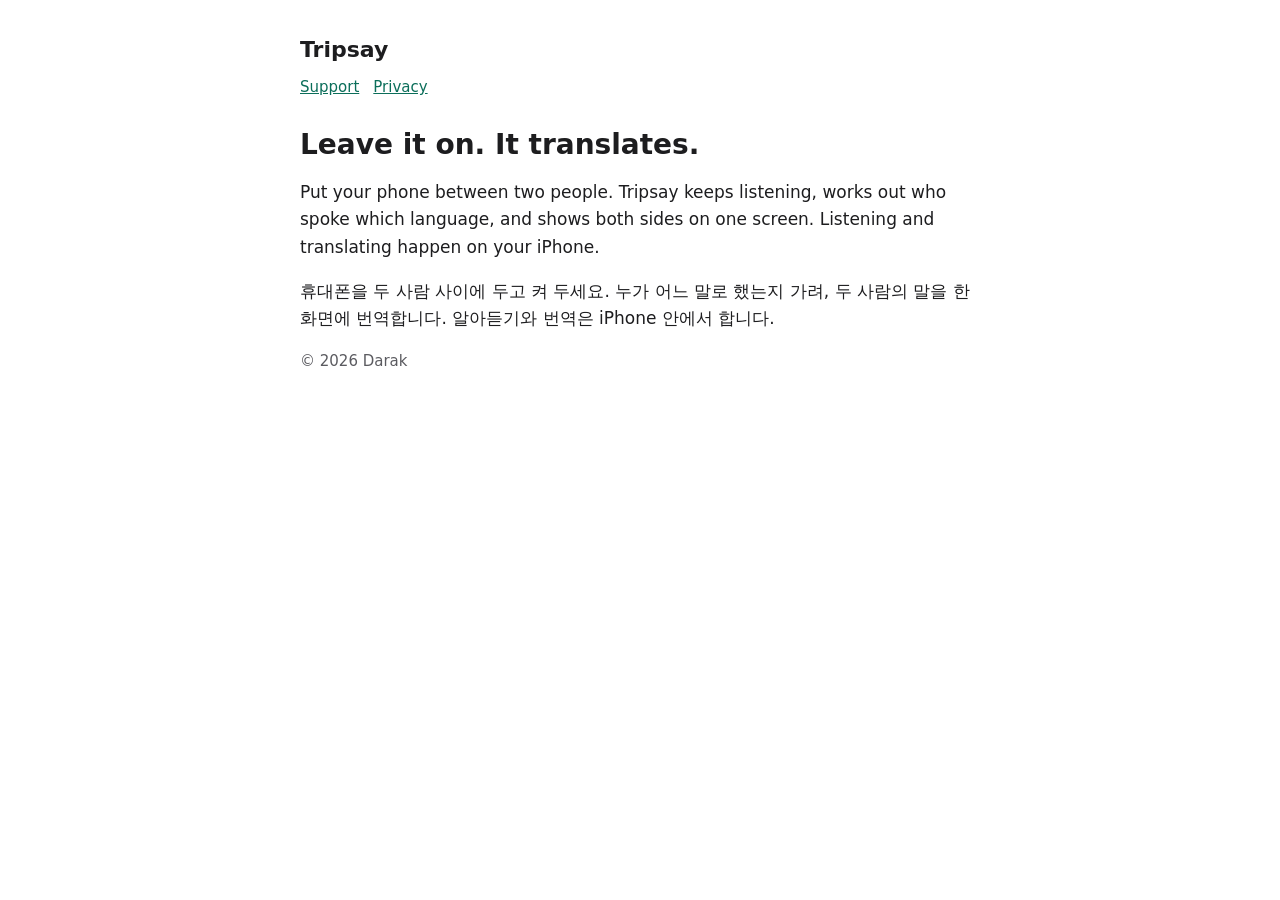
<file: index.html>
<!doctype html>
<html lang="en"><head><meta charset="utf-8"><meta name="viewport" content="width=device-width, initial-scale=1">
<title>Tripsay</title><link rel="stylesheet" href="style.css"></head><body>
<header><a href="./">Tripsay</a></header>
<nav><a href="support/">Support</a><a href="privacy/">Privacy</a></nav>
<h1>Leave it on. It translates.</h1>
<p>Put your phone between two people. Tripsay keeps listening, works out who spoke which language, and shows both sides on one screen. Listening and translating happen on your iPhone.</p>
<p lang="ko">휴대폰을 두 사람 사이에 두고 켜 두세요. 누가 어느 말로 했는지 가려, 두 사람의 말을 한 화면에 번역합니다. 알아듣기와 번역은 iPhone 안에서 합니다.</p>
<p class="muted">© 2026 Darak</p>
</body></html>
</file>
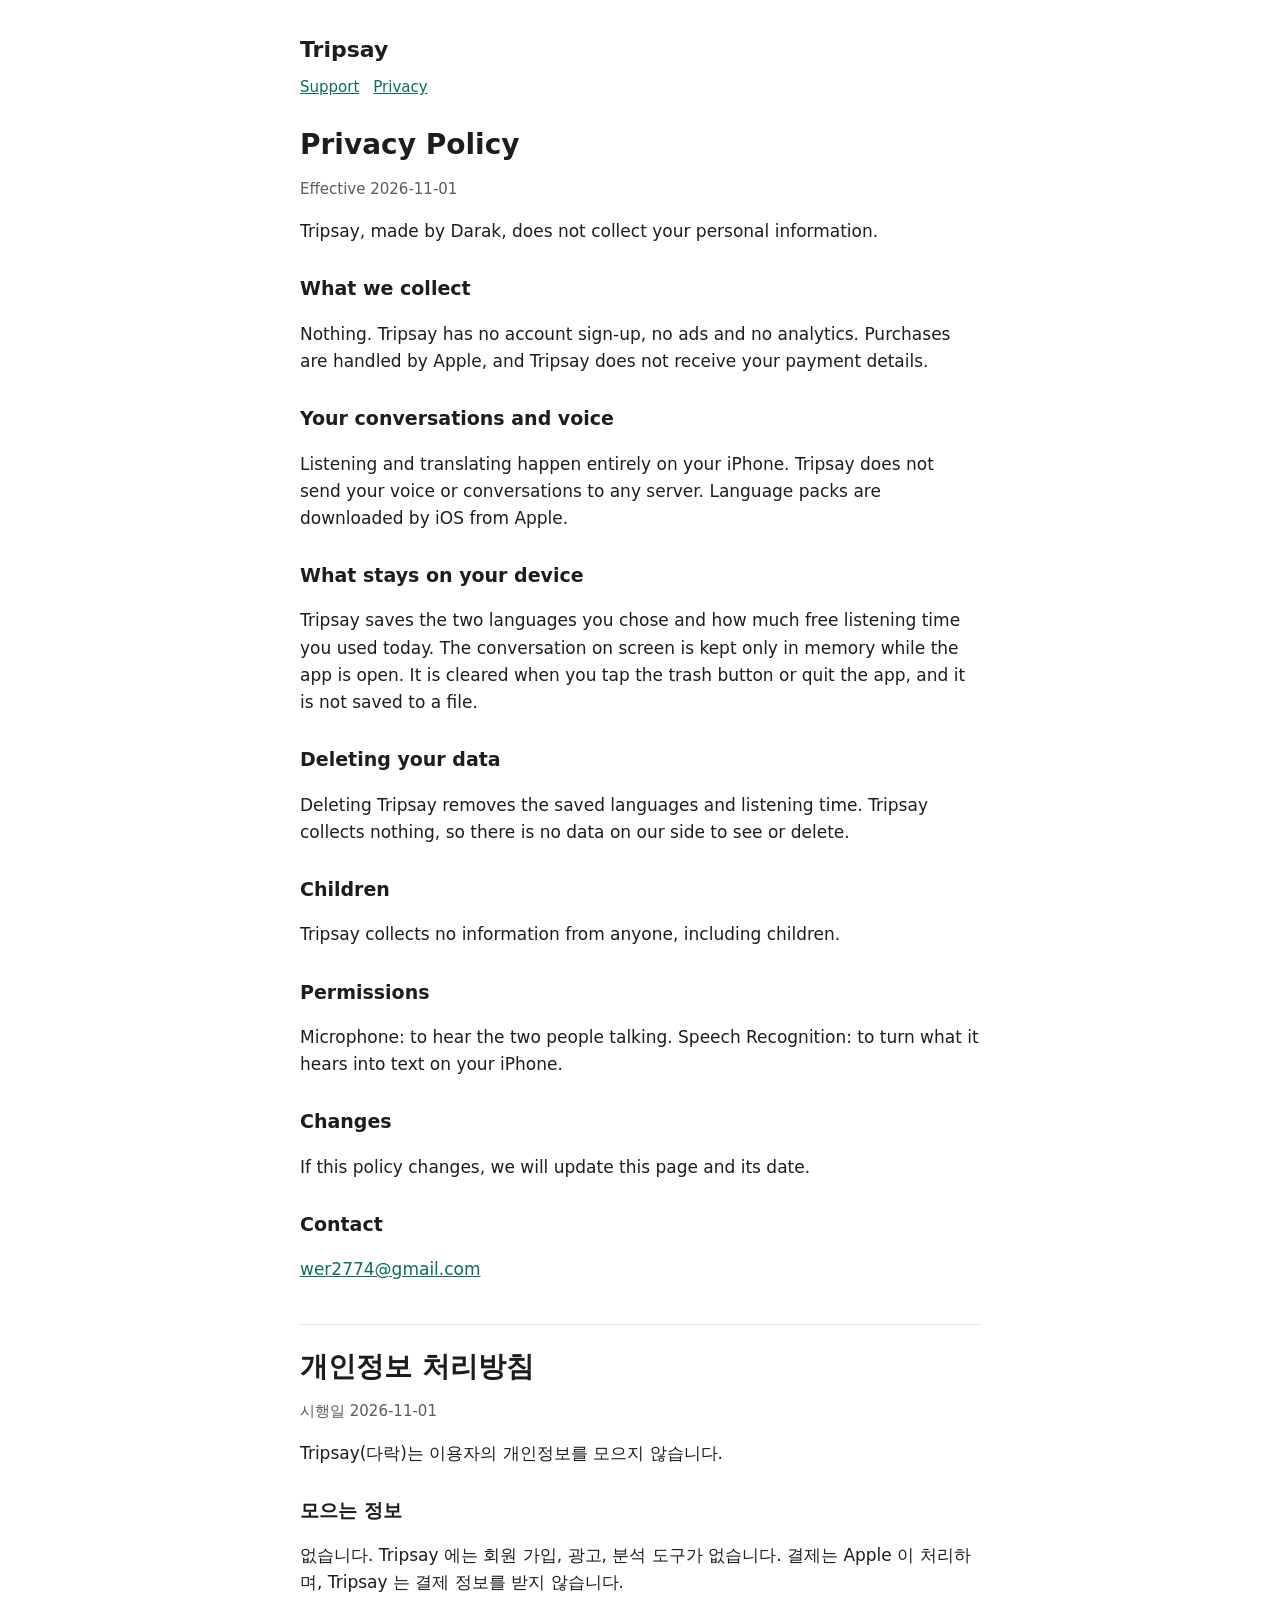
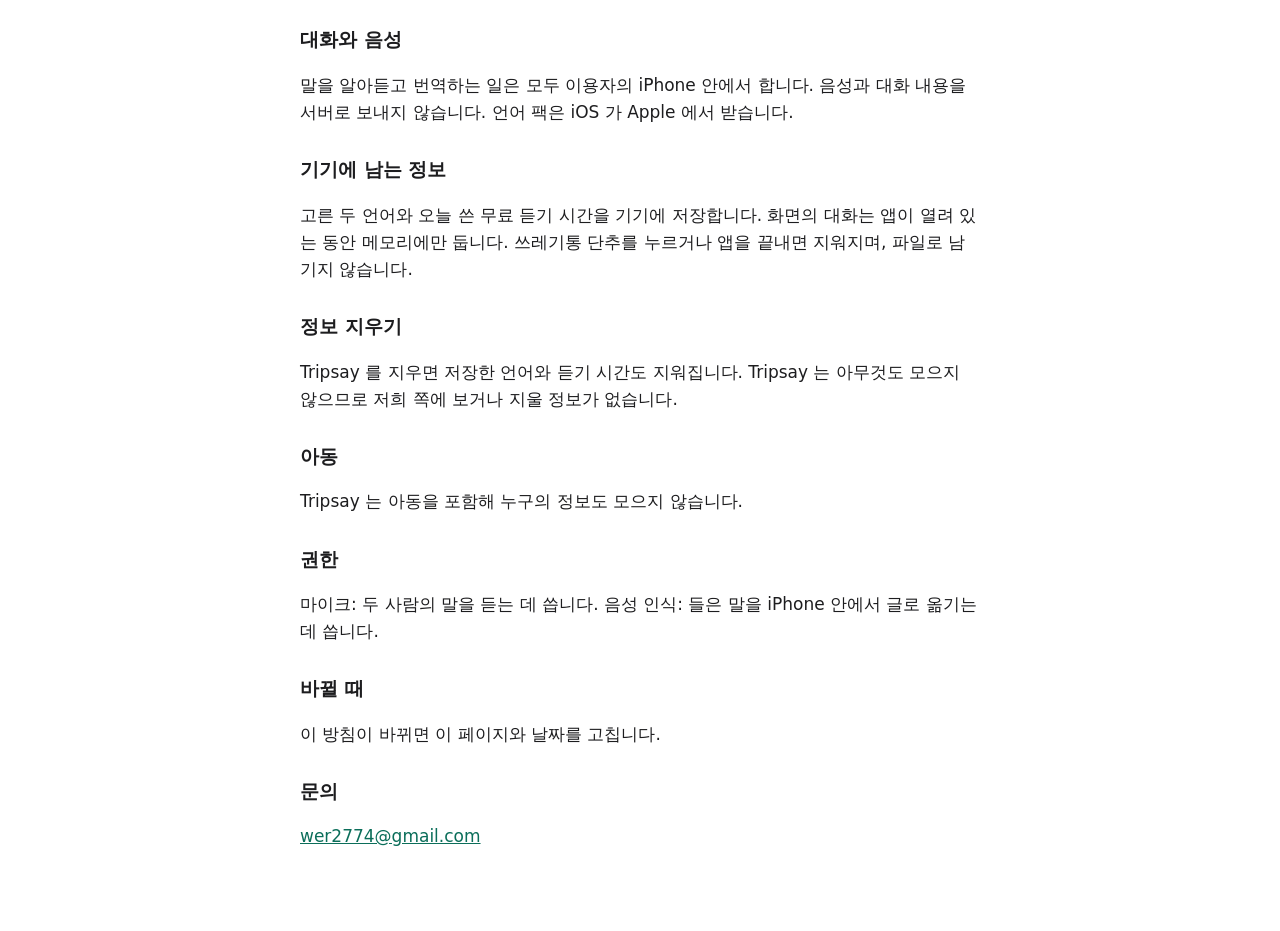
<file: privacy/index.html>
<!doctype html>
<html lang="en"><head><meta charset="utf-8"><meta name="viewport" content="width=device-width, initial-scale=1">
<title>Tripsay Privacy Policy</title><link rel="stylesheet" href="../style.css"></head><body>
<header><a href="../">Tripsay</a></header>
<nav><a href="../support/">Support</a><a href="./">Privacy</a></nav>
<section lang="en">
<h1>Privacy Policy</h1>
<p class="muted">Effective 2026-11-01</p>
<p>Tripsay, made by Darak, does not collect your personal information.</p>
<h2>What we collect</h2>
<p>Nothing. Tripsay has no account sign-up, no ads and no analytics. Purchases are handled by Apple, and Tripsay does not receive your payment details.</p>
<h2>Your conversations and voice</h2>
<p>Listening and translating happen entirely on your iPhone. Tripsay does not send your voice or conversations to any server. Language packs are downloaded by iOS from Apple.</p>
<h2>What stays on your device</h2>
<p>Tripsay saves the two languages you chose and how much free listening time you used today. The conversation on screen is kept only in memory while the app is open. It is cleared when you tap the trash button or quit the app, and it is not saved to a file.</p>
<h2>Deleting your data</h2>
<p>Deleting Tripsay removes the saved languages and listening time. Tripsay collects nothing, so there is no data on our side to see or delete.</p>
<h2>Children</h2>
<p>Tripsay collects no information from anyone, including children.</p>
<h2>Permissions</h2>
<p>Microphone: to hear the two people talking. Speech Recognition: to turn what it hears into text on your iPhone.</p>
<h2>Changes</h2>
<p>If this policy changes, we will update this page and its date.</p>
<h2>Contact</h2>
<p><a href="mailto:wer2774@gmail.com">wer2774@gmail.com</a></p>
</section>
<section lang="ko">
<h1>개인정보 처리방침</h1>
<p class="muted">시행일 2026-11-01</p>
<p>Tripsay(다락)는 이용자의 개인정보를 모으지 않습니다.</p>
<h2>모으는 정보</h2>
<p>없습니다. Tripsay 에는 회원 가입, 광고, 분석 도구가 없습니다. 결제는 Apple 이 처리하며, Tripsay 는 결제 정보를 받지 않습니다.</p>
<h2>대화와 음성</h2>
<p>말을 알아듣고 번역하는 일은 모두 이용자의 iPhone 안에서 합니다. 음성과 대화 내용을 서버로 보내지 않습니다. 언어 팩은 iOS 가 Apple 에서 받습니다.</p>
<h2>기기에 남는 정보</h2>
<p>고른 두 언어와 오늘 쓴 무료 듣기 시간을 기기에 저장합니다. 화면의 대화는 앱이 열려 있는 동안 메모리에만 둡니다. 쓰레기통 단추를 누르거나 앱을 끝내면 지워지며, 파일로 남기지 않습니다.</p>
<h2>정보 지우기</h2>
<p>Tripsay 를 지우면 저장한 언어와 듣기 시간도 지워집니다. Tripsay 는 아무것도 모으지 않으므로 저희 쪽에 보거나 지울 정보가 없습니다.</p>
<h2>아동</h2>
<p>Tripsay 는 아동을 포함해 누구의 정보도 모으지 않습니다.</p>
<h2>권한</h2>
<p>마이크: 두 사람의 말을 듣는 데 씁니다. 음성 인식: 들은 말을 iPhone 안에서 글로 옮기는 데 씁니다.</p>
<h2>바뀔 때</h2>
<p>이 방침이 바뀌면 이 페이지와 날짜를 고칩니다.</p>
<h2>문의</h2>
<p><a href="mailto:wer2774@gmail.com">wer2774@gmail.com</a></p>
</section>
</body></html>
</file>
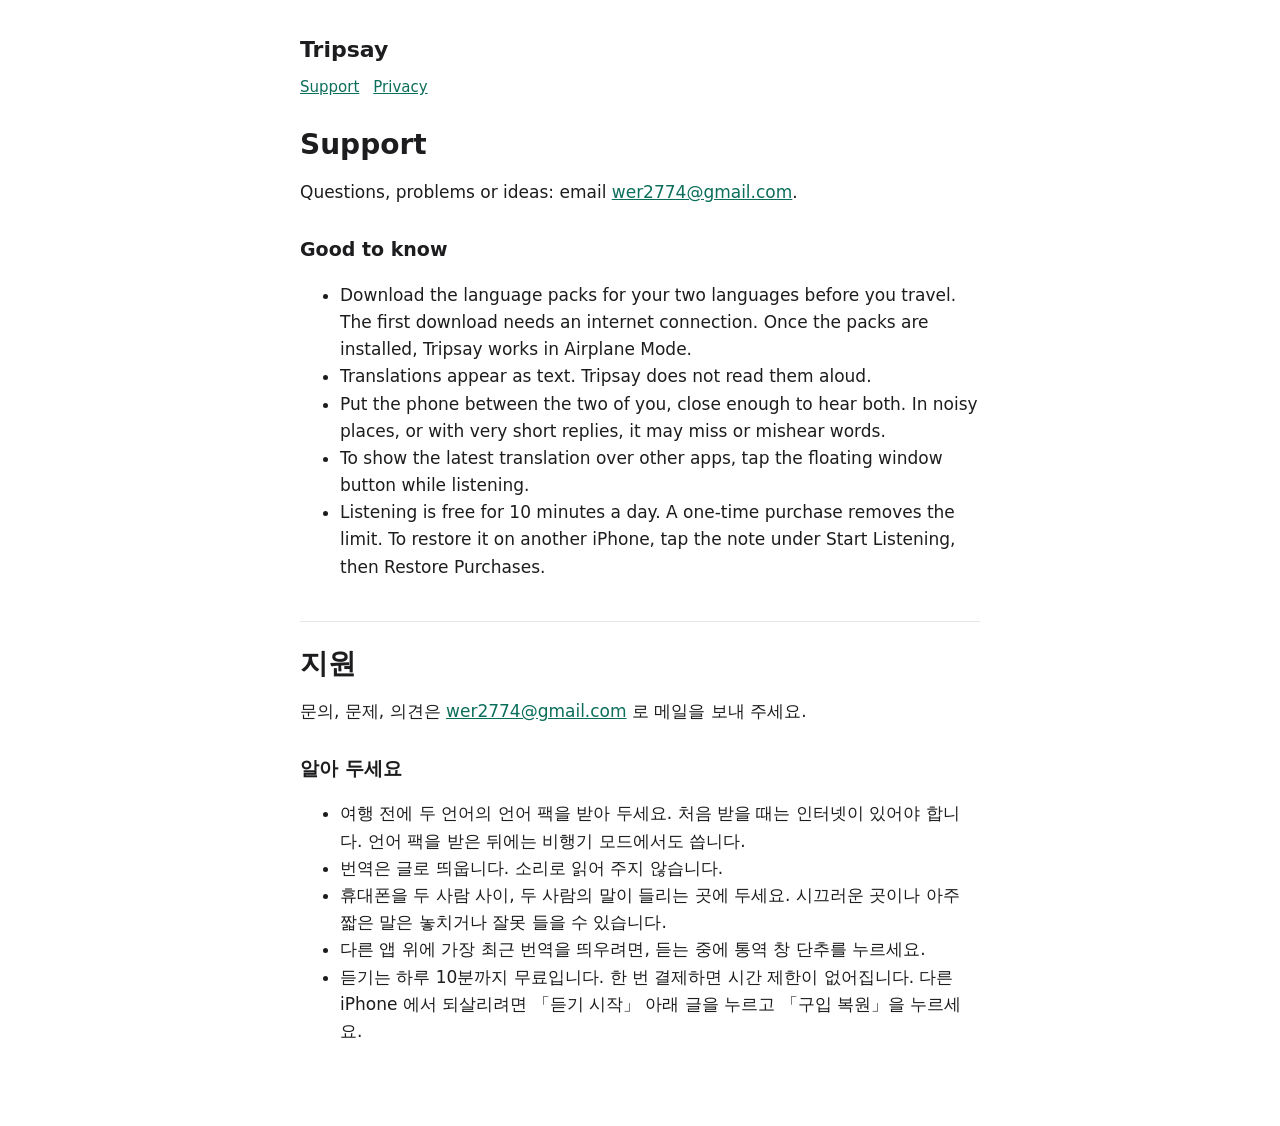
<file: support/index.html>
<!doctype html>
<html lang="en"><head><meta charset="utf-8"><meta name="viewport" content="width=device-width, initial-scale=1">
<title>Tripsay Support</title><link rel="stylesheet" href="../style.css"></head><body>
<header><a href="../">Tripsay</a></header>
<nav><a href="./">Support</a><a href="../privacy/">Privacy</a></nav>
<section lang="en">
<h1>Support</h1>
<p>Questions, problems or ideas: email <a href="mailto:wer2774@gmail.com">wer2774@gmail.com</a>.</p>
<h2>Good to know</h2>
<ul>
<li>Download the language packs for your two languages before you travel. The first download needs an internet connection. Once the packs are installed, Tripsay works in Airplane Mode.</li>
<li>Translations appear as text. Tripsay does not read them aloud.</li>
<li>Put the phone between the two of you, close enough to hear both. In noisy places, or with very short replies, it may miss or mishear words.</li>
<li>To show the latest translation over other apps, tap the floating window button while listening.</li>
<li>Listening is free for 10 minutes a day. A one-time purchase removes the limit. To restore it on another iPhone, tap the note under Start Listening, then Restore Purchases.</li>
</ul>
</section>
<section lang="ko">
<h1>지원</h1>
<p>문의, 문제, 의견은 <a href="mailto:wer2774@gmail.com">wer2774@gmail.com</a> 로 메일을 보내 주세요.</p>
<h2>알아 두세요</h2>
<ul>
<li>여행 전에 두 언어의 언어 팩을 받아 두세요. 처음 받을 때는 인터넷이 있어야 합니다. 언어 팩을 받은 뒤에는 비행기 모드에서도 씁니다.</li>
<li>번역은 글로 띄웁니다. 소리로 읽어 주지 않습니다.</li>
<li>휴대폰을 두 사람 사이, 두 사람의 말이 들리는 곳에 두세요. 시끄러운 곳이나 아주 짧은 말은 놓치거나 잘못 들을 수 있습니다.</li>
<li>다른 앱 위에 가장 최근 번역을 띄우려면, 듣는 중에 통역 창 단추를 누르세요.</li>
<li>듣기는 하루 10분까지 무료입니다. 한 번 결제하면 시간 제한이 없어집니다. 다른 iPhone 에서 되살리려면 「듣기 시작」 아래 글을 누르고 「구입 복원」을 누르세요.</li>
</ul>
</section>
</body></html>
</file>
<file: style.css>
:root { --ink: #1d1d1f; --muted: #5b5b60; --accent: #0B6E5A; --line: #e5e5ea; --bg: #ffffff; }
@media (prefers-color-scheme: dark) { :root { --ink: #f2f2f7; --muted: #a1a1a6; --accent: #4cc3a5; --line: #3a3a3c; --bg: #111111; } }
html { background: var(--bg); }
body { margin: 0 auto; max-width: 680px; padding: 32px 20px 64px; font: 17px/1.6 -apple-system, system-ui, sans-serif; color: var(--ink); background: var(--bg); }
header a { color: var(--ink); text-decoration: none; font-weight: 800; font-size: 22px; }
nav { margin: 8px 0 28px; font-size: 15px; color: var(--muted); }
nav a { color: var(--accent); margin-right: 14px; }
h1 { font-size: 28px; line-height: 1.25; margin: 0 0 8px; }
h2 { font-size: 19px; margin: 28px 0 6px; }
p, li { color: var(--ink); }
.muted { color: var(--muted); font-size: 15px; }
section + section { border-top: 1px solid var(--line); margin-top: 40px; padding-top: 24px; }
a { color: var(--accent); }
</file>
